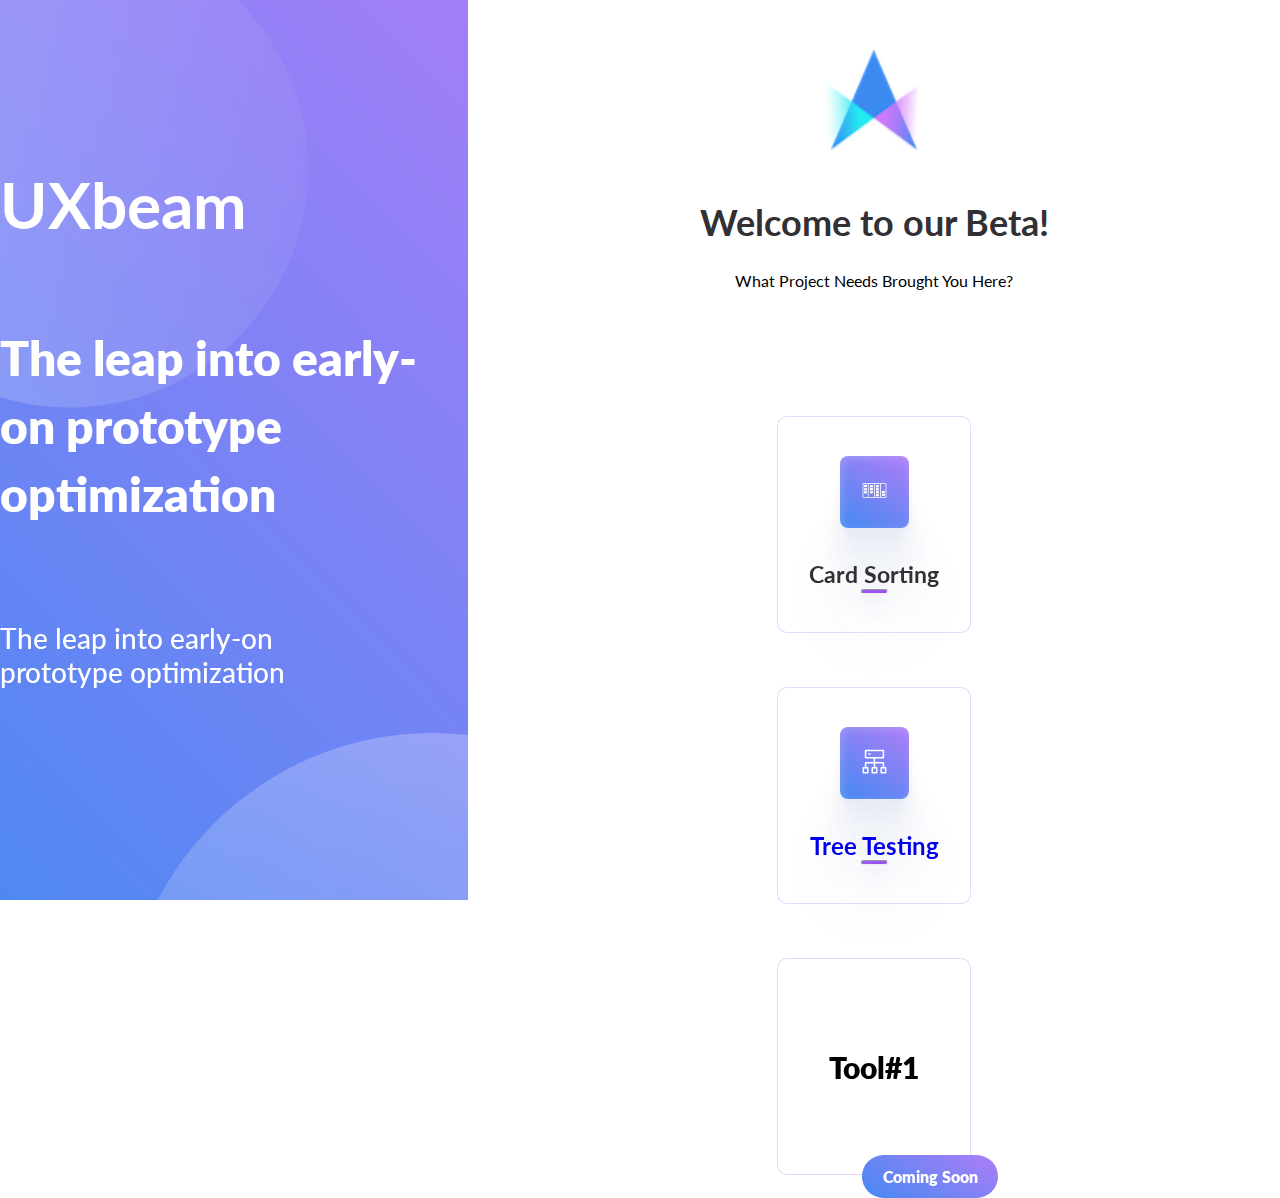
<file: index.html>
<!DOCTYPE html>
<html lang="en">
  <head>
    <meta charset="UTF-8" />
    <meta http-equiv="X-UA-Compatible" content="IE=edge" />
    <meta name="viewport" content="width=device-width, initial-scale=1.0" />
    <link rel="stylesheet" href="style.css" />
    <title>Document</title>
  </head>
  <body>
    <section class="sec">
      <sidebar class="sidebar">
        <div class="side-content">
          <div class="textBox">
            <h2>UXbeam</h2>
            <h4>The leap into early-on prototype optimization</h4>
            <p>The leap into early-on prototype optimization</p>
          </div>
        </div>
      </sidebar>

      <main class="content">
        <div class="top">
          <img class="logo" src="./assets/logo-landing.png" alt="logo.png" />

          <div class="main-content-textbox">
            <h2>Welcome to our Beta!</h2>
            <p>What Project Needs Brought You Here?</p>
          </div>
        </div>
        <div class="body-content">
          <div class="card">
            <div class="icon">
              <img src="./assets/01.svg" alt="Tree Testing Icon" />
            </div>
            <div class="card-textbox">
              <h2>Card Sorting</h2>
              <hr />
            </div>
          </div>
          <div class="card">
            <div class="icon">
              <img src="./assets/3.svg" alt="Tree Testing Icon" />
            </div>
            <div class="card-textbox">
              <a href="tree-testing.html">
                <h2>Tree Testing</h2>
              </a>
              <hr />
            </div>
          </div>
          <div class="card">
            <span>Tool#1</span>
            <p class="coming-soon">Coming Soon</p>
          </div>
        </div>
      </main>
    </section>
    <script type="text/javascript">
      function imgSlider(anything) {
        document.querySelector(".pepsi").src = anything;
      }
      function changeBgColor(color) {
        const sec = document.querySelector(".sec");
        sec.style.background = color;
      }
    </script>
  </body>
</html>
</file>
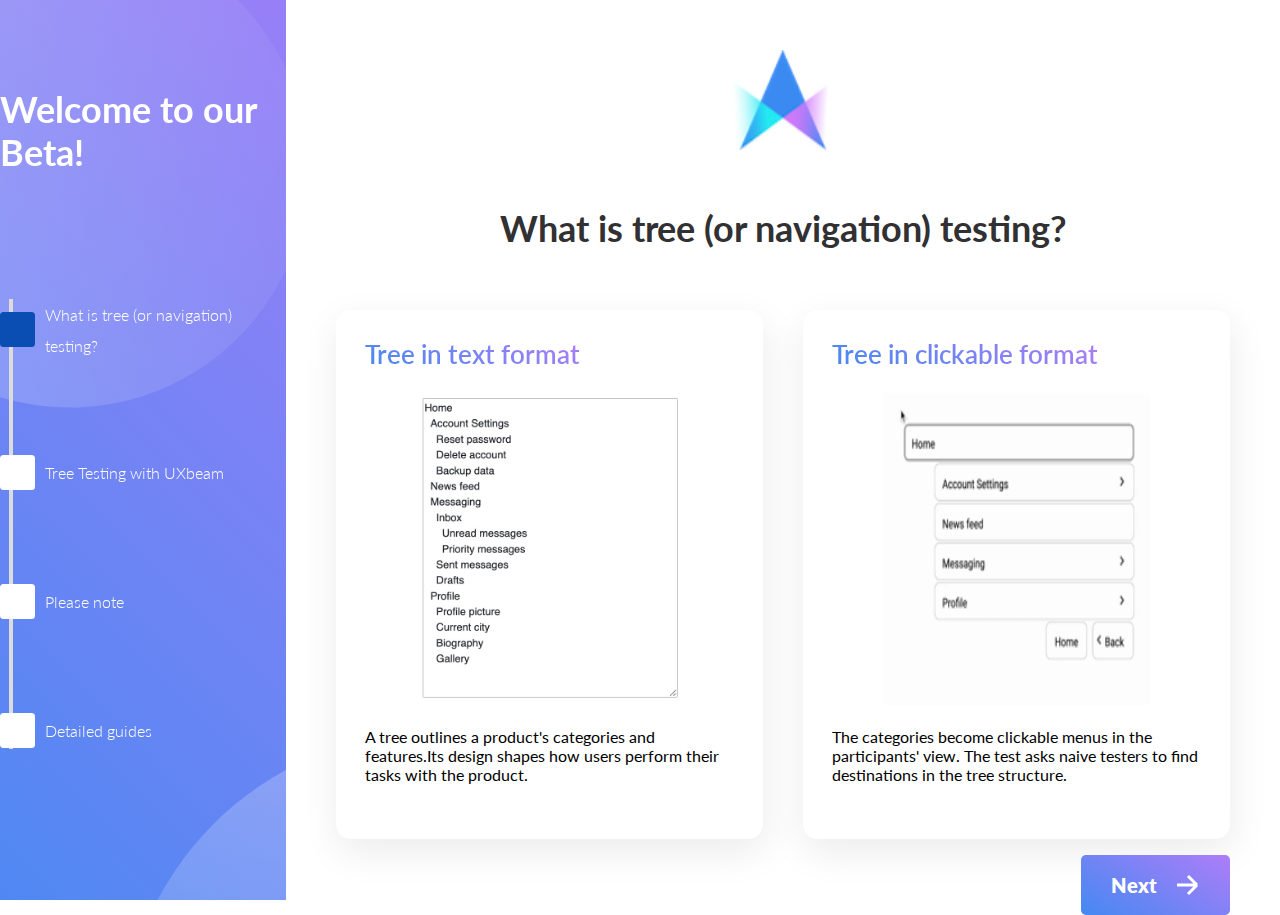
<file: tree-testing.html>
<!DOCTYPE html>
<html lang="en">
  <head>
    <meta charset="UTF-8" />
    <meta http-equiv="X-UA-Compatible" content="IE=edge" />
    <meta name="viewport" content="width=device-width, initial-scale=1.0" />
    <link rel="stylesheet" href="tree.css" />
    <link rel="stylesheet" href="style.css" />
    <script src="script.js" defer></script>
    <title>Registraion Form</title>
  </head>
  <body>
    <section class="sec">
      <sidebar class="sidebar">
        <div class="side-content">
          <div class="side-progress">
            <div class="wellcome">Welcome to our Beta!</div>
            <!-- Progress bar -->
            <div class="progressbar">
              <div class="progress" id="progress"></div>

              <div class="data-tit">
                <div
                  class="progress-step progress-step-active"
                  data-title=""
                ></div>
                <div class="data-text">
                  What is tree (or navigation) testing?
                </div>
              </div>
              <div class="data-tit">
                <div class="progress-step" data-title=""></div>
                <div class="data-text">Tree Testing with UXbeam</div>
              </div>
              <div class="data-tit">
                <div class="progress-step" data-title=""></div>
                <div class="data-text">Please note</div>
              </div>

              <div class="data-tit">
                <div class="progress-step" data-title=""></div>
                <div class="data-text">Detailed guides</div>
              </div>
            </div>
          </div>
        </div>
      </sidebar>

      <main class="body-content">
        <div class="top">
          <img class="logo" src="./assets/logo-landing.png" alt="logo.png" />
        </div>
        <!-- Steps -->
        <div class="form-step form-step-active">
          <div class="main-content-textbox">
            <h2>What is tree (or navigation) testing?</h2>
          </div>
          <div class="testing-body">
            <div class="input-group">
              <h4>Tree in text format</h4>
              <div style="display: flex; justify-content: center; width: 100%">
                <img src="./assets/tree-example.jpeg" alt="" srcset="" />
              </div>

              <p>
                A tree outlines a product's categories and features.Its design
                shapes how users perform their tasks with the product.
              </p>
            </div>
            <div class="input-group">
              <h4>Tree in clickable format</h4>
              <div style="display: flex; justify-content: center; width: 100%">
                <img
                  src="./assets/tree-test---participant-view.gif"
                  alt=""
                  srcset=""
                />
              </div>
              <p>
                The categories become clickable menus in the participants' view.
                The test asks naive testers to find destinations in the tree
                structure.
              </p>
            </div>
          </div>
          <div class="">
            <button class="btn btn-next width-50 ml-auto">Next <img src="./assets/Vector.svg" alt=""></button>
          </div>
        </div>
        <div class="form-step">
          <div class="main-content-textbox">
            <h2>Tree Testing with UXbeam</h2>
            <p
              style="
                font-family: 'Lato';
                font-style: normal;
                font-weight: 500;
                font-size: 20px;
                line-height: 29px;
                text-align: center;
                color: #79747e;
              "
            >
              Familiar with Notion? Curious how doing UX research just by typing
              looks like? Check out this rundown on setting up tree tests in
              seconds:
            </p>
          </div>
          <div class="testing-body">
            <div class="">
              <div style="display: flex; justify-content: center; width: 100%">
                <img
                  style="width: 813px; height: 433px; border-radius: 16px"
                  src="./assets/youtube.png"
                  alt=""
                  srcset=""
                />
              </div>
            </div>
          </div>
          <div class="btns-group">
            <button class="btn btn-prev">Previous</button>
            <button class="btn btn-next">Next <img src="./assets/Vector.svg" alt=""></button>
          </div>
        </div>
        <div class="form-step">
          <div class="main-content-textbox">
            <h2>Please note</h2>
          </div>
          <div class="testing-body">
            <div class="warning-card">
              <div style="display: flex;
              gap: 28px;
              width: 100%">
                <img
                  style="width: 57px; height: 57px"
                  src="./assets/green-warning.png"
                  alt=""
                />
                <div class="warning-card-body">
                  <h4>
                    All our tests are sourced through our panel of US-based
                    testers.
                  </h4>
                  <p>
                    This approach is the most efficient for diagnosing generic
                    information architecture issues - and a time-saver for most
                    teams!
                  </p>
                  <p>
                    We are soon to release a shareable study link functionality
                    for sending tests to your own participants.
                  </p>
                </div>
              </div>
            </div>
          </div>
          <div class="btns-group">
            <button class="btn btn-prev">Previous</button>
            <button class="btn btn-next">Next <img src="./assets/Vector.svg" alt=""></button>
          </div>
        </div>
        <div class="form-step">
          <div class="main-content-textbox">
            <h2>Detailed Guides</h2>
            <p
              style="
                font-family: 'Lato';
                font-style: normal;
                font-weight: 500;
                font-size: 20px;
                line-height: 29px;
                text-align: center;
                color: #79747e;
              "
            >
            For in-page guidance, please locate these icons:
            </p>
          </div>
          <div class="testing-body">
            <div class="">
              <div style="display: flex; justify-content: center; width: 100%">
                <img
                  style="width: 560px;
                  height: 176px;"
                  src="./assets/Group 7.svg"
                  alt=""
                  srcset=""
                />
              </div>
            </div>
          </div>
          <div class="btns-group">
            <button class="btn btn-prev">Previous</button>
            <div style="display: flex;
            flex-direction: row;
            gap: 1rem;">
              <button class="btn-outlined">Start Over</button>
              <button class="btn btn-next">Sign In<img style="width: 12px;
                height: 18px;" src="./assets/Vector.svg" alt=""></button>
            </div>
          </div>
        </div>
      </main>
    </section>
  </body>
</html>
</file>
<file: style.css>
@import url("https://fonts.googleapis.com/css2?family=Lato:wght@700&display=swap");
* {
  margin: 0;
  padding-right: 0;
  box-sizing: border-box;
  font-family: "Lato", sans-serif;
}
section {
  position: relative;
  width: 100%;
  min-height: 100vh;
  display: flex;
  background: #fff;
  transition: 0.5s;
}
sidebar {
  position: sticky;
  top: 0;
  left: 0;
  display: flex;
  width: 50%;
  height: 100vh;
  background-image: url("./assets/Frame 60768.svg");
  background-repeat: no-repeat;
  object-fit: cover;
}
sidebar .side-content {
  position: relative;
  width: 100%;
  display: flex;
  justify-content: center;
  align-items: center;
}
sidebar .side-content .textBox {
  position: relative;
  display: flex;
  flex-direction: column;
  align-items: start;
  justify-content: space-between;
  gap: 93px;
}
sidebar .side-content .textBox h2 {
  font-style: normal;
  font-weight: 700;
  font-size: 64px;
  line-height: 53px;
  /* identical to box height */

  color: #ffffff;
}
sidebar .side-content .textBox h4 {
  width: 468px;
  height: 204px;
  font-style: normal;
  font-weight: 800;
  font-size: 48px;
  line-height: 68px;
  /* or 142% */

  color: #ffffff;
}

sidebar .side-content .textBox p {
  width: 382px;
  height: 102px;
  font-style: normal;
  font-weight: 500;
  font-size: 28px;
  line-height: 34px;

  color: #ffffff;
}

.logo {
  position: relative;
  width: 100px;
  height: 100px;
}

.content {
  display: flex;
  flex-direction: column;
  align-items: center;
  justify-content: flex-start;
  gap: 126px;
  height: 100%;
  width: 100%;
  margin-top: 50px;
}
.content .top {
  display: flex;
  flex-direction: column;
  align-items: center;
  gap: 51px;
}
.main-content-textbox {
  display: flex;
  flex-direction: column;
  align-items: center;
  padding: 0px;
  gap: 27px;
  text-align: center;
}

.main-content-textbox h2 {
  font-style: normal;
  font-weight: 700;
  font-size: 36px;
  line-height: 43px;
  color: #313033;
}

.body-content {
  display: flex;
  gap: 54px;
}

.card {
  position: relative;
  display: flex;
  flex-direction: column;
  justify-content: center;
  align-items: center;
  padding: 42px 30px;
  gap: 32px;

  width: 194px;
  height: 217.11px;

  background: #ffffff;
  border: 1px solid rgba(136, 55, 242, 0.2);
  border-radius: 10px;
}

.icon {
  padding: 22px;
  background: linear-gradient(210.82deg, #af7df8 -1.24%, #3b8af1 108.68%);
  box-shadow: 0px 100px 80px rgba(41, 72, 152, 0.05),
    0px 64.81px 46.85px rgba(41, 72, 152, 0.038),
    0px 38.52px 25.48px rgba(41, 72, 152, 0.0304),
    0px 20px 13px rgba(41, 72, 152, 0.025),
    0px 8.15px 6.52px rgba(41, 72, 152, 0.0196),
    0px 4px 3.15px rgba(41, 72, 152, 0.012),
    inset 2px 2px 10px rgba(255, 255, 255, 0.2);
  border-radius: 8px;
}
.icon > img {
  width: 25px;
  height: 25px;
}

.card-textbox {
  display: flex;
  flex-direction: column;
  align-items: center;
}
.card-textbox a{
  text-decoration: none;
}
.card-textbox > h2 {
  font-style: normal;
  font-weight: 700;
  font-size: 23px;
  line-height: 29px;
  color: #313033;
}

.card-textbox > hr {
  width: 27px;
  height: 5px;
  background: rgba(136, 55, 242);
  box-shadow: 0px 100px 80px rgba(41, 72, 152, 0.05),
    0px 64.81px 46.85px rgba(41, 72, 152, 0.038),
    0px 38.52px 25.48px rgba(41, 72, 152, 0.0304),
    0px 20px 13px rgba(41, 72, 152, 0.025),
    0px 8.15px 6.52px rgba(41, 72, 152, 0.0196),
    0px 4px 3.15px rgba(41, 72, 152, 0.012),
    inset 2px 2px 10px rgba(255, 255, 255, 0.2);
  border-radius: 30px;
}
.card span {
  font-style: normal;
  font-weight: 800;
  font-size: 30px;
  line-height: 36px;
}
.coming-soon {
  position: absolute;
  left: 84px;
  top: 196px;
  display: flex;
  width: 136px;
  justify-content: center;
  align-items: center;
  padding: 12px 20px;
  background: linear-gradient(210.82deg, #af7df8 -1.24%, #3b8af1 108.68%);
  border-radius: 26px;
  position: absolute;
  font-family: "Lato";
  font-style: normal;
  font-weight: 800;
  font-size: 16px;
  line-height: 19px;
  color: #ffffff;
}
.highlight {
}

@media screen and (max-width: 1280px) {
  .body-content {
    display: flex;
    flex-direction: column;
    gap: 54px;
  }
}
</file>
<file: tree.css>
:root {
  --primary-color: rgb(11, 78, 179);
}

*,
*::before,
*::after {
  box-sizing: border-box;
}

body {
  font-family: Montserrat, "Segoe UI", Tahoma, Geneva, Verdana, sans-serif;
  margin: 0;
  display: grid;
  place-items: center;
  min-height: 100vh;
}
a:link {
  text-decoration: none;
}

a:visited {
  text-decoration: none;
}

a:hover {
  text-decoration: none;
}

a:active {
  text-decoration: none;
}

/* Global Stylings */
label {
  display: block;
  margin-bottom: 0.5rem;
}

input {
  display: block;
  width: 100%;
  padding: 0.75rem;
  border: 1px solid #ccc;
  border-radius: 0.25rem;
}

.width-50 {
  width: 50%;
}

.ml-auto {
  margin-left: auto;
}

.text-center {
  text-align: center;
}

.side-progress {
  position: relative;
  display: flex;
  flex-direction: column;
  align-items: start;
  justify-content: space-between;
  gap: 93px;
}
.wellcome {
  font-family: "Lato";
  font-style: normal;
  font-weight: 700;
  font-size: 36px;
  line-height: 43px;
  color: #ffffff;
}
/* Progressbar */
.progressbar {
  position: relative;
  display: flex;
  flex-direction: column;
  justify-content: space-between;
  height: 50vh;
  counter-reset: step;
  margin: 2rem 0 4rem;
}

.progressbar::before,
.progress {
  content: "";
  position: absolute;
  top: 0%;
  left: 3%;
  width: 4px;
  height: 100%;
  background-color: #dcdcdc;
  z-index: -1;
}

.progress {
  background-color: var(--primary-color);
  height: 0%;
  transition: 0.3s;
}

.progress-step {
  width: 2.1875rem;
  height: 2.1875rem;
  background-color: #fff;
  border-radius: 10%;
  display: flex;
  flex-direction: column;
  justify-content: center;
  align-items: center;
}

/* .progress-step::before {
    counter-increment: step;
    content: counter(step);
  }
  
  .progress-step::after {
    content: attr(data-title);
    position: absolute;
    left: calc(100% + 0.5rem);
    font-size: 0.85rem;
    color: #fff;
  } */
.data-tit {
  display: flex;
  justify-content: start;
  align-items: center;
  gap: 10px;
}
.data-text {
  font-family: "Lato";
  font-style: normal;
  font-weight: 600;
  font-size: 26px;
  line-height: 31px;
  color: #ffffff;
}
.progress-step-active {
  background-color: var(--primary-color);
  color: #fff;
}

/* Form */
.form {
  width: clamp(320px, 30%, 430px);
  margin: 0 auto;
  border: 1px solid #ccc;
  border-radius: 0.35rem;
  padding: 1.5rem;
}

.form-step {
  display: none;
  transform-origin: top;
  animation: animate 0.5s;
  width: 90%;
}

.form-step-active {
  display: flex;
  flex-direction: column;
  justify-content: space-between;
  height: 70vh;
}

.input-group {
  display: flex;
  flex-direction: column;
  align-items: flex-start;
  padding: 29.4672px;
  gap: 22.1px;

  width: 477px;
  height: 529.34px;

  background: #ffffff;
  box-shadow: 1.8417px 12.8919px 38.6757px rgba(0, 0, 0, 0.08);
  border-radius: 14.7336px;
}
.input-group h4 {
  font-family: "Lato";
  font-style: normal;
  font-weight: 600;
  font-size: 26px;
  line-height: 31px;
  background: linear-gradient(210.82deg, #af7df8 -1.24%, #3b8af1 108.68%);
  -webkit-background-clip: text;
  -webkit-text-fill-color: transparent;
  background-clip: text;
  text-fill-color: transparent;
}
.input-group img {
  width: 266.82px;
  height: 312.65px;
  border-radius: 3.27382px;
}
.body-content {
  display: flex;
  flex-direction: column;
  align-items: center;
  justify-content: flex-start;
  /* gap: 126px; */
  height: 100%;
  width: 100%;
  margin-top: 50px;
}
.testing-body {
  display: flex;
  justify-content: center;
  gap: 2.5rem;
  width: 100%;
  margin-top: 60px;
}
.warning-card {
  width: 762px;
  height: 347px;
  background: #f2fdea;
  box-shadow: 0px 20px 13px rgba(41, 72, 152, 0.025),
    0px 8.15px 6.52px rgba(41, 72, 152, 0.0196),
    0px 4px 3.15px rgba(41, 72, 152, 0.012);
  border-radius: 16px;
  padding: 35px;
}
.warning-card-body {
  display: flex;
  flex-direction: column;
  gap: 28px;
}
.warning-card-body h4 {
  font-family: "Lato";
  font-style: normal;
  font-weight: 500;
  font-size: 26px;
  line-height: 31px;
}
.warning-card-body p {
  font-family: "Lato";
  font-style: normal;
  font-weight: 400;
  font-size: 24px;
  line-height: 29px;

  color: rgba(0, 0, 0, 0.7);
}
/* Button */
.btns-group {
  display: flex;
  justify-content: space-between;
  /* display: grid;
  grid-template-columns: repeat(2, 1fr);
  gap: 1.5rem; */
}

.btn {
  display: flex;
  flex-direction: row;
  justify-content: space-between;
  align-items: center;
  padding: 14px 30px;
  gap: 10px;
  width: 149px;
  height: 60px;
  font-style: normal;
  font-weight: 800;
  font-size: 20px;
  line-height: 32px;
  color: #ffffff;
  border: none;
  background: linear-gradient(210.82deg, #af7df8 -1.24%, #3b8af1 108.68%);
  border-radius: 5px;
  cursor: pointer;
  transition: 0.3s;
  text-decoration: none;
  margin-top: 1rem;
}
.btn:hover {
  box-shadow: 0 0 0 2px #fff, 0 0 0 3px var(--primary-color);
}
.btn-outlined {
  background: linear-gradient(#fff, #fff) padding-box,
    linear-gradient(210.82deg, #af7df8 -1.24%, #3b8af1 108.68%) border-box;
  color: #af7df8;
  border: 1px solid transparent;
  border-radius: 5px;
  display: flex;
  flex-direction: column;
  justify-content: center;
  align-items: center;
  padding: 14px 30px;
  gap: 10px;
  width: 149px;
  height: 60px;
  /* 02 */
  cursor: pointer;
  transition: 0.3s;
  text-decoration: none;
  margin-top: 1rem;
}
.btn-outlined:hover {
  box-shadow: 0 0 0 2px #fff, 0 0 0 3px var(--primary-color);
}
@media screen and (max-width: 1280px) {
  .data-text {
    font-weight: 300;
    font-size: 16px;
  }
}
@media screen and (max-width: 680px) {
  .data-text {
    font-weight: 300;
    font-size: 12px;
  }
  .progress-step {
    width: 1.1875rem;
    height: 1.1875rem;
  }
}
</file>
